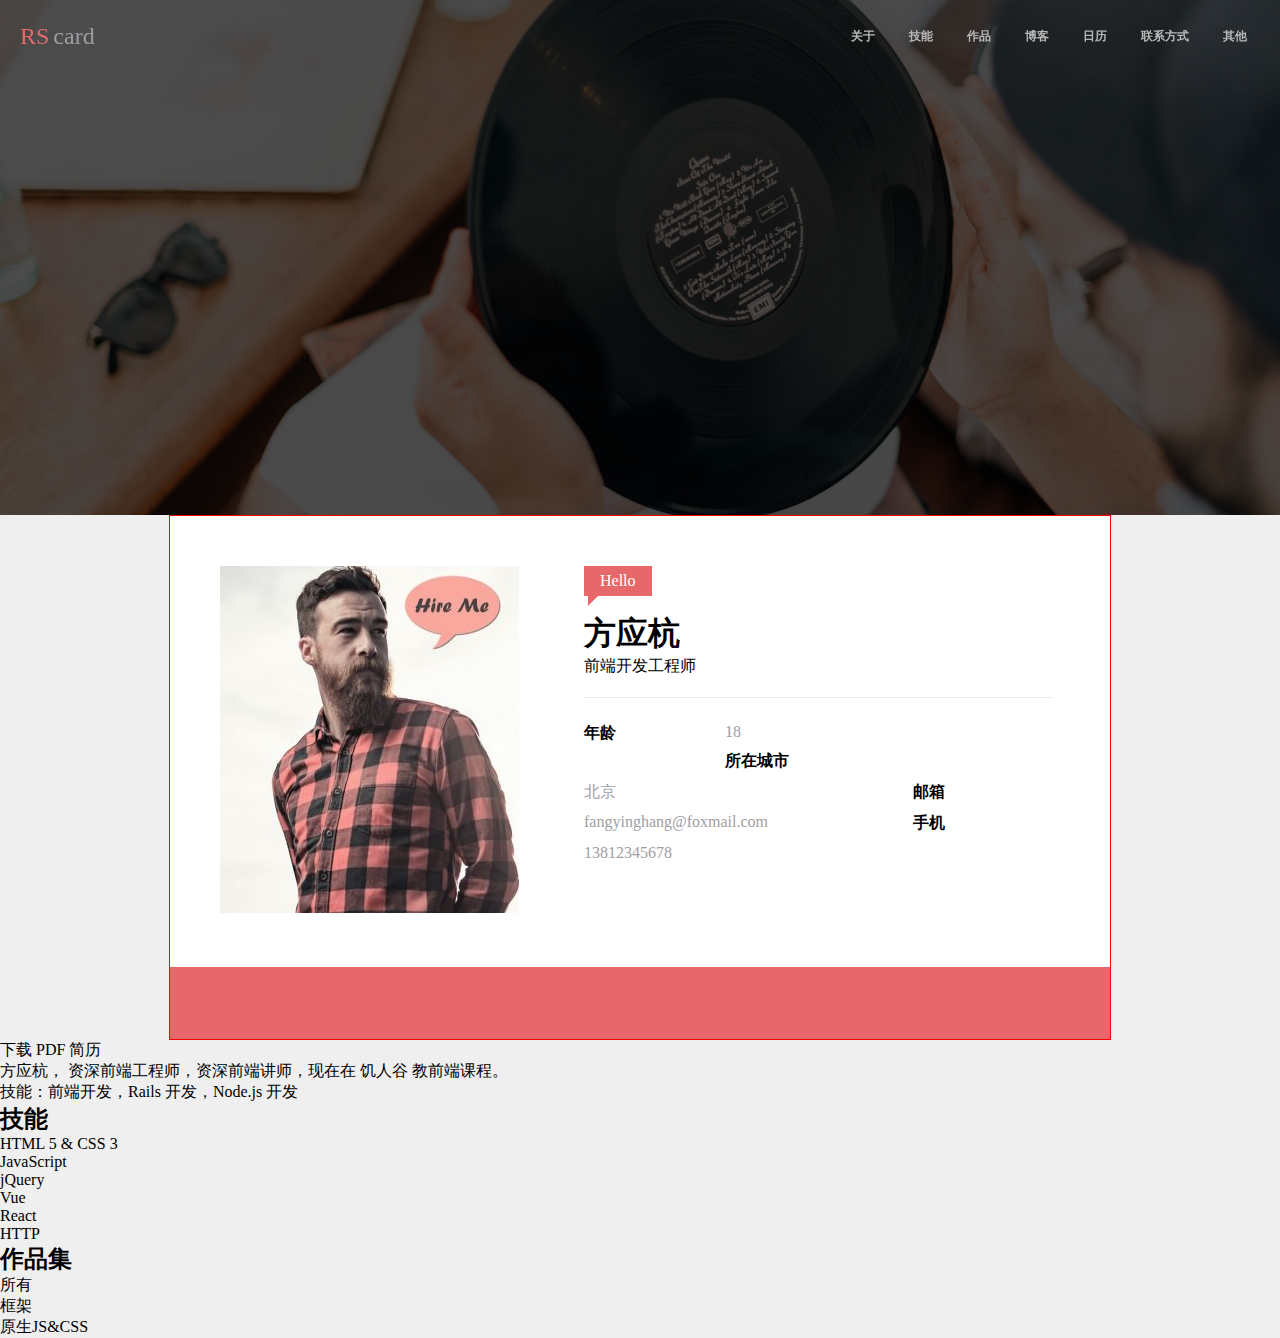
<file: css布局定位/简历.html>
<!DOCTYPE html>
<html>

<head>
    <title>方方的个人简历</title>
    <link rel="stylesheet" href="./a.css">
    <script src="http://at.alicdn.com/t/font_920252_kvm05un0vo.js"></script>
    <style type="text/css">
        .icon {
            width: 1em;
            height: 1em;
            vertical-align: -0.15em;
            fill: currentColor;
            overflow: hidden;
        }
    </style>
</head>

<body>
    <div class="topNavBar">
        <div class="topNavBar-inner clearfix">
        <a class="logo" href="#" alt="logo" style="float:left">
            <span class="rs">RS</span><span class="card">card</span>
        </a>
        <nav style="float:right">
            <ul style="list-style: none;"  class="clearfix">
                <li ><a href="#">关于</a></li>
                <li ><a href="#">技能</a></li>
                <li ><a href="#">作品</a></li>
                <li ><a href="#">博客</a></li>
                <li ><a href="#">日历</a></li>
                <li ><a href="#">联系方式</a></li>
                <li ><a href="#">其他</a></li>
            </ul>
        </nav>
    </div>
    </div>
    <div class="banner">
        <div class="mask"></div>
    </div>
    <main>
        <div class="usercard">
            <div class="pictureAndText clearfix">
                <div class="picture">
                    <img src="./img/avata.jpg" alt="头像">
                </div>
                <div class="text">
                        <span class="welcome">Hello
                         <span class="triangle"></span>
                        </span>
                        <h1>方应杭</h1>
                        <p>前端开发工程师</p>
                        <hr>
                        <dl>
                            <dt>年龄</dt>
                            <dd>18</dd>
                            <dt>所在城市</dt>
                            <dd>北京</dd>
                            <dt>邮箱</dt>
                            <dd>fangyinghang@foxmail.com</dd>
                            <dt>手机</dt>
                            <dd>13812345678</dd>
                        </dl>
                    </div>
            </div>
            <footer class="media">
                <a href="#">
                    <svg class="icon" aria-hidden="true">
                        <use xlink:href="#icon-github" ></use>
                    </svg>
                    </a>
                <a href="#">
                    <svg class="icon" aria-hidden="true">
                        <use xlink:href="#icon-twitter"></use>
                    </svg>
                    </a>
                <a href="#">
                    <svg class="icon" aria-hidden="true">
                        <use xlink:href="#icon-weibo"></use>
                    </svg>
                    </a>
            </footer>
        </div>

        <a class="button" href="#">下载 PDF 简历</a>

        <p>
            方应杭， 资深前端工程师，资深前端讲师，现在在 饥人谷 教前端课程。<br>
            技能：前端开发，Rails 开发，Node.js 开发
        </p>

    </main>
    <section>
        <h2>技能</h2>
        <ol>
            <li>HTML 5 &amp; CSS 3</li>
            <li>JavaScript</li>
            <li>jQuery</li>
            <li>Vue</li>
            <li>React</li>
            <li>HTTP</li>
        </ol>
    </section>
    <section>
        <h2>作品集</h2>
        <nav>
            <ol>
                <li>所有</li>
                <li>框架</li>
                <li>原生JS&amp;CSS</li>
            </ol>
        </nav>

        <div class="jobs">
            <div class="big"></div>
            <div class="small"></div>
            <div class="small"></div>
        </div>

    </section>
</body>

</html>
</file>
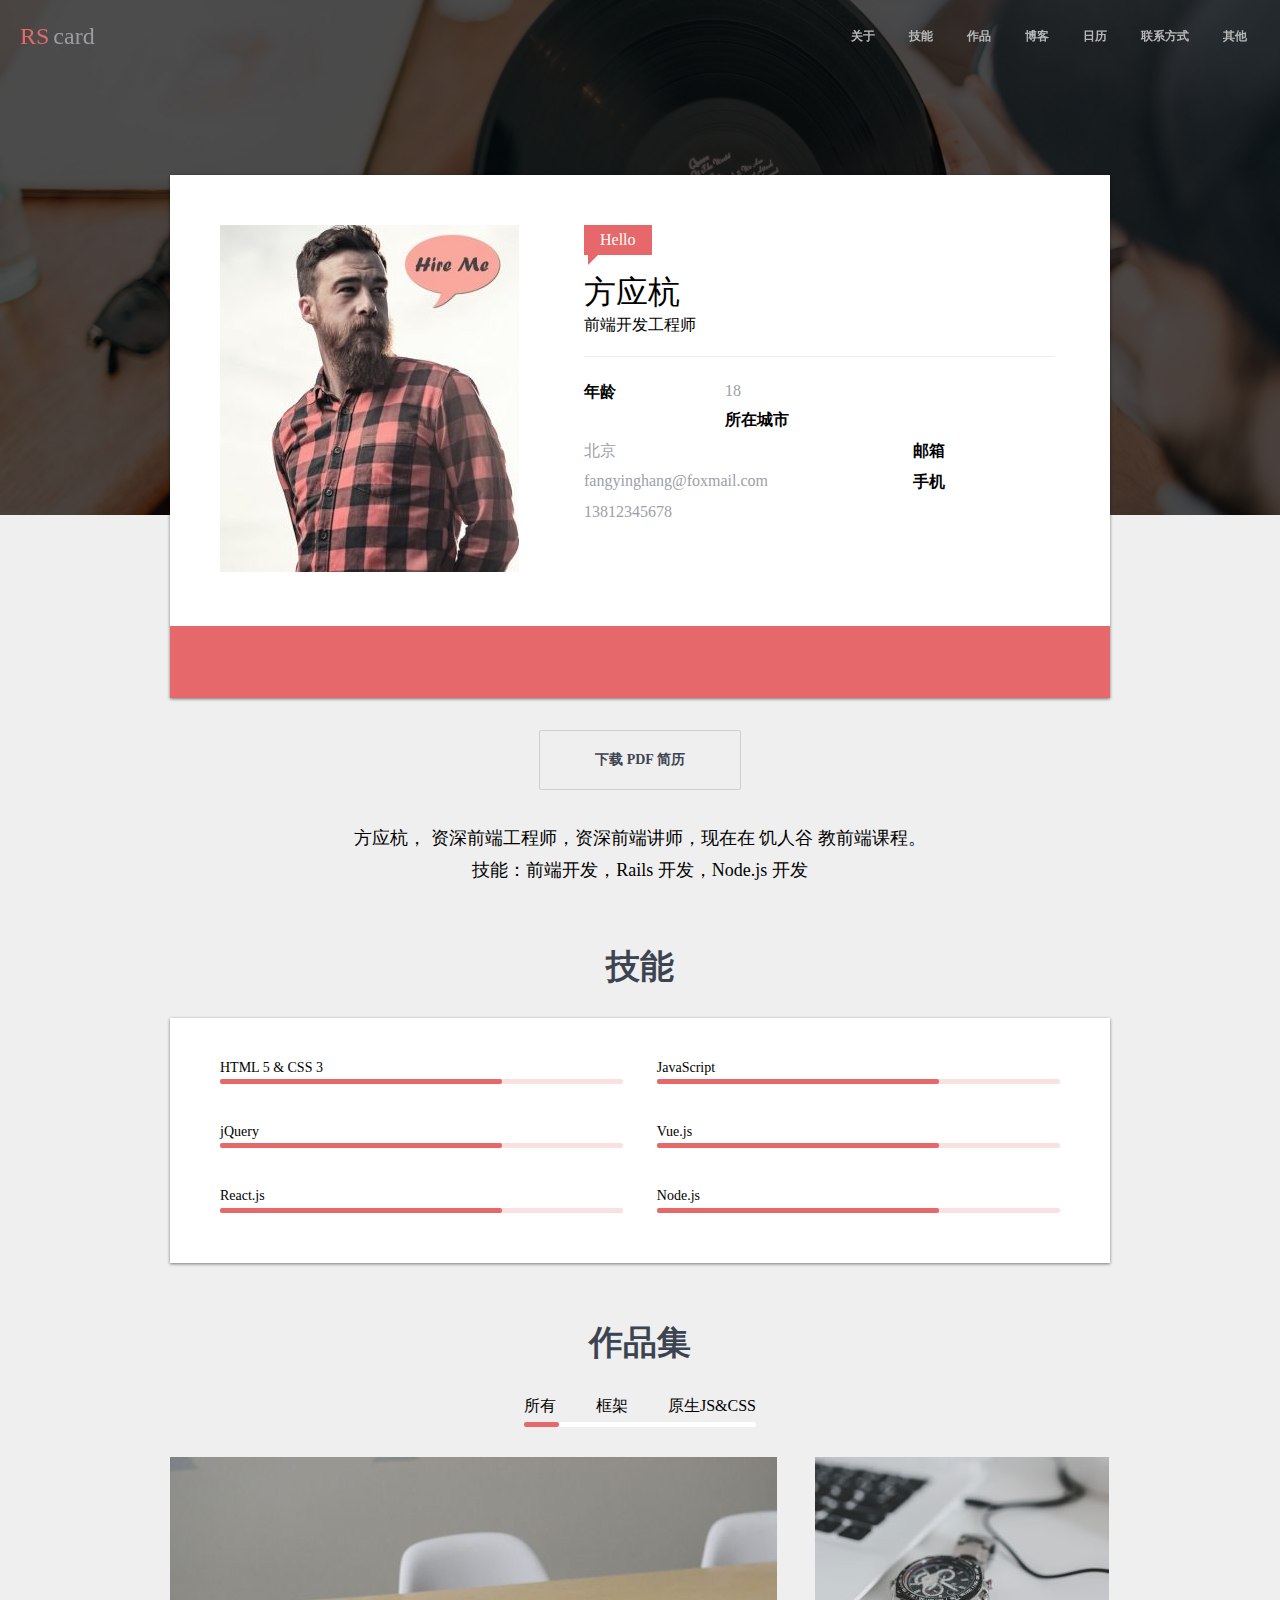
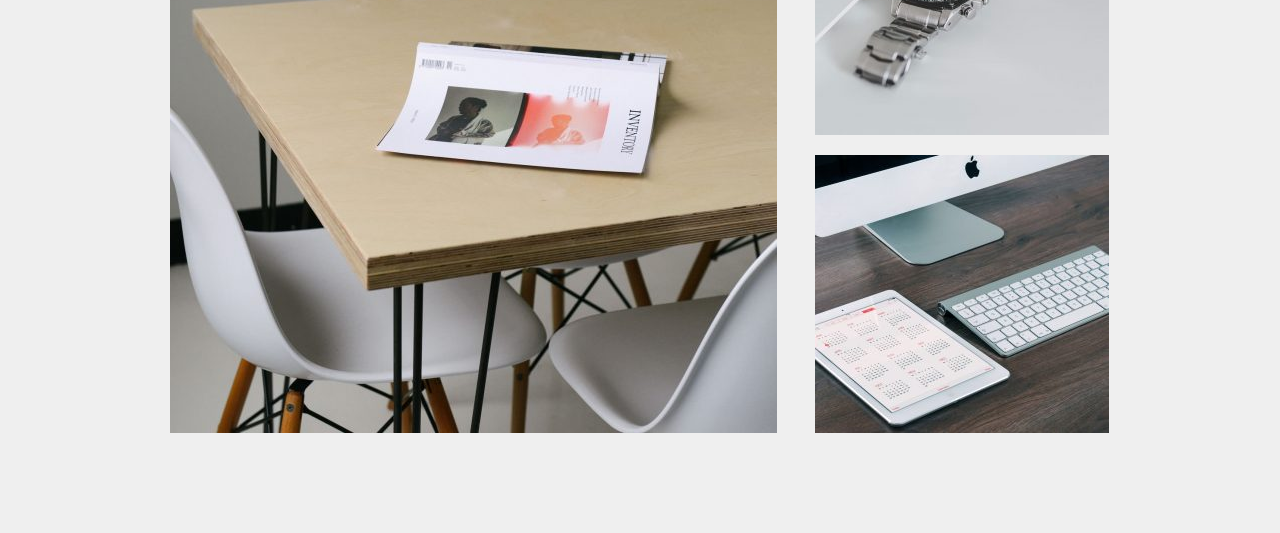
<file: 我的简历/简历.html>
<!DOCTYPE html>
<html>

<head>
    <meta name="viewport" content="width=device-width, initial-scale=1.0">
    <title>方方的个人简历</title>
    <link rel="stylesheet" href="./a.css">
    <script src="http://at.alicdn.com/t/font_920252_kvm05un0vo.js"></script>
    <style type="text/css">
        .icon {
            width: 1em;
            height: 1em;
            vertical-align: -0.15em;
            fill: currentColor;
            overflow: hidden;
        }
    </style>
</head>

<body>
    <div class="topNavBar">
        <div class="topNavBar-inner clearfix">
        <a class="logo" href="#" alt="logo" style="float:left">
            <span class="rs">RS</span><span class="card">card</span>
        </a>
        <nav style="float:right">
            <ul style="list-style: none;"  class="clearfix">
                <li ><a href="#">关于</a></li>
                <li ><a href="#">技能</a></li>
                <li ><a href="#">作品</a></li>
                <li ><a href="#">博客</a></li>
                <li ><a href="#">日历</a></li>
                <li ><a href="#">联系方式</a></li>
                <li ><a href="#">其他</a></li>
            </ul>
        </nav>
    </div>
    </div>
    <div class="banner">
        <div class="mask"></div>
    </div>
    <main>
        <div class="usercard">
            <div class="pictureAndText clearfix">
                <div class="picture">
                    <img src="./img/avata.jpg" alt="头像">
                </div>
                <div class="text">
                        <span class="welcome">Hello
                         <span class="triangle"></span>
                        </span>
                        <h1>方应杭</h1>
                        <p>前端开发工程师</p>
                        <hr>
                        <dl>
                            <dt>年龄</dt>
                            <dd>18</dd>
                            <dt>所在城市</dt>
                            <dd>北京</dd>
                            <dt>邮箱</dt>
                            <dd>fangyinghang@foxmail.com</dd>
                            <dt>手机</dt>
                            <dd>13812345678</dd>
                        </dl>
                    </div>
            </div>
            <footer class="media">
                <a href="#">
                    <svg class="icon" aria-hidden="true">
                        <use xlink:href="#icon-github" ></use>
                    </svg>
                    </a>
                <a href="#">
                    <svg class="icon" aria-hidden="true">
                        <use xlink:href="#icon-twitter"></use>
                    </svg>
                    </a>
                <a href="#">
                    <svg class="icon" aria-hidden="true">
                        <use xlink:href="#icon-weibo"></use>
                    </svg>
                    </a>
            </footer>
        </div>
        <P class="downloadResume-Wrapper">
        <a class="downloadResume" href="./resume.pptx" target="_blank" download>下载 PDF 简历</a>
        </P>
        <p class="Selfintroduction">
            方应杭， 资深前端工程师，资深前端讲师，现在在 饥人谷 教前端课程。<br>
            技能：前端开发，Rails 开发，Node.js 开发
        </p>

    </main>
    <section class="skills">
        <h2>技能</h2>
        <ol class="clearfix">
            <li>
                <h3>
                    HTML 5 &amp; CSS 3
                </h3>
                <div class="progressBar">
                    <div class="progress">
                    </div>
                </div>
            </li>
            <li>
                <h3>
                    JavaScript
                </h3>
                <div class="progressBar">
                    <div class="progress">
                    </div>
                </div>
            </li>
            <li>
                <h3>
                    jQuery
                </h3>
                <div class="progressBar">
                    <div class="progress">
                    </div>
                </div>
            </li>
            <li>
                <h3>
                    Vue.js
                </h3>
                <div class="progressBar">
                    <div class="progress">
                    </div>
                </div>
            </li>
            <li>
                <h3>
                    React.js
                </h3>
                <div class="progressBar">
                    <div class="progress">
                    </div>
                </div>
            </li>
            <li>
                <h3>
                    Node.js
                </h3>
                <div class="progressBar">
                    <div class="progress">
                    </div>
                </div>
            </li>
        </ol>
    </section>
    <section class="portfolio">
        <h2>作品集</h2>
        <nav>
            <ol class="clearfix">
                <li id="portfolio1">所有</li>
                <li id="portfolio2">框架</li>
                <li id="portfolio3">原生JS&amp;CSS</li>
            </ol>
            <div id="portfoliobar" class="Bar state-1">
                <div class="Bar-inner"></div>
            </div>
        </nav>
        <script>
            portfolio1.onclick= function(){
                    portfoliobar.className = 'Bar state-1' 
            }
            portfolio2.onclick = function () {
                    portfoliobar.className = 'Bar state-2'
                }
            portfolio3.onclick = function () {
                    portfoliobar.className = 'Bar state-3'
                }
        </script>

        <div class="works" style="height:576px;">
            <div class="big" style="top:0; left:0;">
                <img src="./img/1.jpg" alt="作品1">
            </div>
            <div class="small" style="top:0; left:645px;">
                <img src="./img/2.jpg" alt="作品2">
            </div>
            <div class="small" style="top:298px; left:645px;">
                <img src="./img/3.jpg" alt="作品3">
            </div>
        </div>

    </section>
</body>

</html>
</file>
<file: css布局定位/a.css>
.clearfix::after{
    content: '';
    display: block;
    clear: both;
}
body{
    background: #efefef;
    margin: 0;
}
a{
    color:inherit;
    text-decoration: none;
}
*{
    margin: 0;
    padding: 0;
}
hr{
    height: 0;
    border: none;
    border-top: 1px solid #EDEDED;
}
.topNavBar{
    padding: 20px 0px 20px 0px; 
    position: fixed;
    left:0;
    top: 0;
    width: 100%;
}
.topNavBar-inner{
    padding: 0 16px;
}
.topNavBar>nav{
    padding-top: 8px;
}

.topNavBar nav>ul{
    list-style: none;
    margin: 0;
    padding: 0;
}
.topNavBar nav>ul>li{
    float: left;
    margin-left: 17px;
    margin-right: 17px;
}   
.topNavBar nav>ul>li>a{
    font-size: 12px;
    color: #b7b7b7;
    font-weight: bold;
    border-bottom: 3px solid transparent;
    border-top: 3px solid transparent;
    padding-top: 5px;
    padding-bottom: 5px;
    display: block;
}
.topNavBar nav>ul>li>a:hover{
    border-bottom: 3px solid #e06567;
}
.topNavBar .logo{
    font-size: 24px;
    font-family: "arial black";
    padding-top: 3px;
    padding-bottom: 3px;
}
.topNavBar .logo .rs{
    margin: 4px;
    color: #e6686a;
}
.topNavBar .logo .card{
    color: #9A9DA2;
}
.banner{
    height: 515px;
    background-image: url(./img/rs-cover.jpg);  
    background-position: center center; 
    background-size: cover;
}
.banner .mask{
    height: 515px;
    background-color:rgba(0,0,0,0.7);
}
.usercard{
    border: 1px solid red;
    max-width: 940px;
    margin-left: auto;
    margin-right: auto;
    background-color: #FFF;
}
.usercard .welcome{
    background: #E6686A;
    color: white;
    display: inline-block;
    padding: 4px 16px;
    line-height: 22px;
    position: relative;
}
.usercard .welcome .triangle{
    display: block;
     border: 10px solid transparent;
    width: 0px;
     border-left-color: #E6686A;
     border-top-width: 0px;
     position: absolute;
     top: 100%;
     left: 4px;
}
.usercard .picture{
    float: left;
}
.usercard .text{
    float: left;
    margin-left: 65px;
    width: 470px;
}
.usercard .text h1{
    margin-top: 16px;
}
.usercard .text hr{
    margin: 20px 0;
}
.usercard .pictureAndText{
    padding: 50px;
}
.usercard dl dt,
.usercard dl dd{
    float: left;
    padding: 5px 0;
}
.usercard dl dt{
width: 30%;
font-weight: bold;
}
.usercard dl dd{
    width: 70%;
    color: #9da0a7;
}
.usercard > footer.media{
    background: #E6686A; 
    text-align: center;  
}
.usercard > footer.media>a{
    display: inline-block;
    border-radius: 50%;
    width: 40px;
    padding: 5px 0;
    line-height: 30px;
    margin: 16px 16px;
}
.usercard > footer.media>a:hover{
    background: #cf5d5f;
}
.usercard svg{
    width: 30px;
    height: 30px;
    fill: white;
    
    vertical-align: top;
}
</file>
<file: 我的简历/a.css>
.clearfix::after{
    content: '';
    display: block;
    clear: both;
}
body{
    background: #efefef;
    margin: 0;
}
a{
    color:inherit;
    text-decoration: none;
}
*{
    margin: 0;
    padding: 0;
}
hr{
    height: 0;
    border: none;
    border-top: 1px solid #EDEDED;
}
ul,ol{
    list-style: none;
}
h1,h2,h3,h4,h5,h6{
    font-weight: normal;
}
.topNavBar{
    padding: 20px 0px 20px 0px; 
    position: fixed;
    left:0;
    top: 0;
    width: 100%;
}
.topNavBar-inner{
    padding: 0 16px;
}
.topNavBar>nav{
    padding-top: 8px;
}
.topNavBar nav>ul{
    list-style: none;
    margin: 0;
    padding: 0;
}
.topNavBar nav>ul>li{
    float: left;
    margin-left: 17px;
    margin-right: 17px;
}   
.topNavBar nav>ul>li>a{
    font-size: 12px;
    color: #b7b7b7;
    font-weight: bold;
    border-bottom: 3px solid transparent;
    border-top: 3px solid transparent;
    padding-top: 5px;
    padding-bottom: 5px;
    display: block;
}
.topNavBar nav>ul>li>a:hover{
    border-bottom: 3px solid #e06567;
}
.topNavBar .logo{
    font-size: 24px;
    font-family: "arial black";
    padding-top: 3px;
    padding-bottom: 3px;
}
.topNavBar .logo .rs{
    margin: 4px;
    color: #e6686a;
}
.topNavBar .logo .card{
    color: #9A9DA2;
}
.banner{
    height: 515px;
    background-image: url(./img/rs-cover.jpg);  
    background-position: center center; 
    background-size: cover;
}
.banner .mask{
    height: 515px;
    background-color:rgba(0,0,0,0.7);
}
.usercard{
    max-width: 940px;
    margin-left: auto;
    margin-right: auto;
    background-color: #FFF;
    box-shadow: 0px 1px 3px 0px rgba(0,0,0,0.5);
}
.usercard .welcome{
    background: #E6686A;
    color: white;
    display: inline-block;
    padding: 4px 16px;
    line-height: 22px;
    position: relative;
}
.usercard .welcome .triangle{
    display: block;
     border: 10px solid transparent;
    width: 0px;
     border-left-color: #E6686A;
     border-top-width: 0px;
     position: absolute;
     top: 100%;
     left: 4px;
}
.usercard .picture{
    float: left;
}
.usercard .text{
    float: left;
    margin-left: 65px;
    width: 470px;
}
.usercard .text h1{
    margin-top: 16px;
}
.usercard .text hr{
    margin: 20px 0;
}
.usercard .pictureAndText{
    padding: 50px;
}
.usercard dl dt,
.usercard dl dd{
    float: left;
    padding: 5px 0;
}
.usercard dl dt{
width: 30%;
font-weight: bold;
}
.usercard dl dd{
    width: 70%;
    color: #9da0a7;
}
.usercard > footer.media{
    background: #E6686A; 
    text-align: center;  
}
.usercard > footer.media>a{
    display: inline-block;
    border-radius: 50%;
    width: 40px;
    padding: 5px 0;
    line-height: 30px;
    margin: 16px 16px;
}
.usercard > footer.media>a:hover{
    background: #cf5d5f;
}
.usercard svg{
    width: 30px;
    height: 30px;
    fill: white;
    vertical-align: top;
}
body > main{
    margin-top: -340px;
}
body > main .downloadResume-Wrapper{
    text-align: center;
}
body > main .downloadResume{
    font-size: 14px;
    line-height: 16px;
    border: 1px solid #cdcfd1;
    padding: 21px 55px;
    display: inline-block;
    background: #EFEFEF;
    border-radius: 2px;
    color: #3D4451;
    font-weight: bold;
    margin: 32px 0;
    transition: box-shadow 0.3s;
}
body > main .downloadResume:hover{
    box-shadow: 0px 5px 13px 0px rgba(0,0,0,0.5);
}
.Selfintroduction{
    max-width: 940px;
    margin-left: auto;
    margin-right: auto;
    text-align: center;
    font-family: KaiTi;
    line-height: 1.8;
    font-size: 18px;
}
section.skills,
section.portfolio{
    max-width: 940px;
    margin-left: auto;
    margin-right: auto;
    margin-top: 60px;
}
section.skills > h2,
section.portfolio > h2{
    text-align: center;
    color: #3d4451;
    font-size: 34px;
    line-height: 1.2;
    font-weight: 600;
}
section.skills  h3{
    font-size: 14px;
    line-height: 1.1;
    padding-right: 40px;
}
section.skills > ol{
    background:white;
    box-shadow: 0px 1px 3px 0px rgba(0,0,0,0.5);
    padding: 42px 50px 10px;
    margin-top: 30px;
}
section.skills > ol > li{
    float: left;
    width: 48%;
    box-sizing: border-box;
}
section.skills > ol > li:nth-child(even){
    float: right;
}
section.skills .progressBar{
    height: 5px;
    background: #FAE1E1;
    border-radius: 2px;
    margin: 4px 0 40px;
}
section.skills .progress{
    height: 100%;
    background: #E6686A;
    width: 70%;
    border-radius: 2px;
}
section.portfolio{
    text-align: center;
    margin-bottom: 100px;
}
section.portfolio > nav{
    text-align: center;
    display: inline-block;
    vertical-align: top;
    margin-top: 32px;
}
section.portfolio > nav > ol{
    display: inline-block;
    vertical-align: top;

}
section.portfolio > nav > ol > li{
    float: left;
    margin-left: 40px;
    cursor: pointer;
}
section.portfolio > nav > ol > li:nth-child(1){
    margin-left: 0px;
}
section.portfolio > nav .Bar{
    height: 5px;
    background: white; 
    margin-top: 5px;
    margin-bottom: 30px;
    border-radius: 2px;
}
section.portfolio > nav .Bar .Bar-inner{
    height: 100%;
    background: #E6686A;
    border-radius: 2px;
    transition: all 0.3s;
}
section.portfolio > nav .Bar.state-1 .Bar-inner{
    margin-left: 0;
    width: 35px;
}
section.portfolio > nav .Bar.state-2 .Bar-inner{
    margin-left: 65px;
    width: 45px;
}
section.portfolio > nav .Bar.state-3 .Bar-inner{
    margin-left: 140px;
    width: 96px;
}
section.portfolio .works{
    position: relative;
}
section.portfolio .works > .big,
section.portfolio .works > .small{
    position: absolute;
}
</file>
